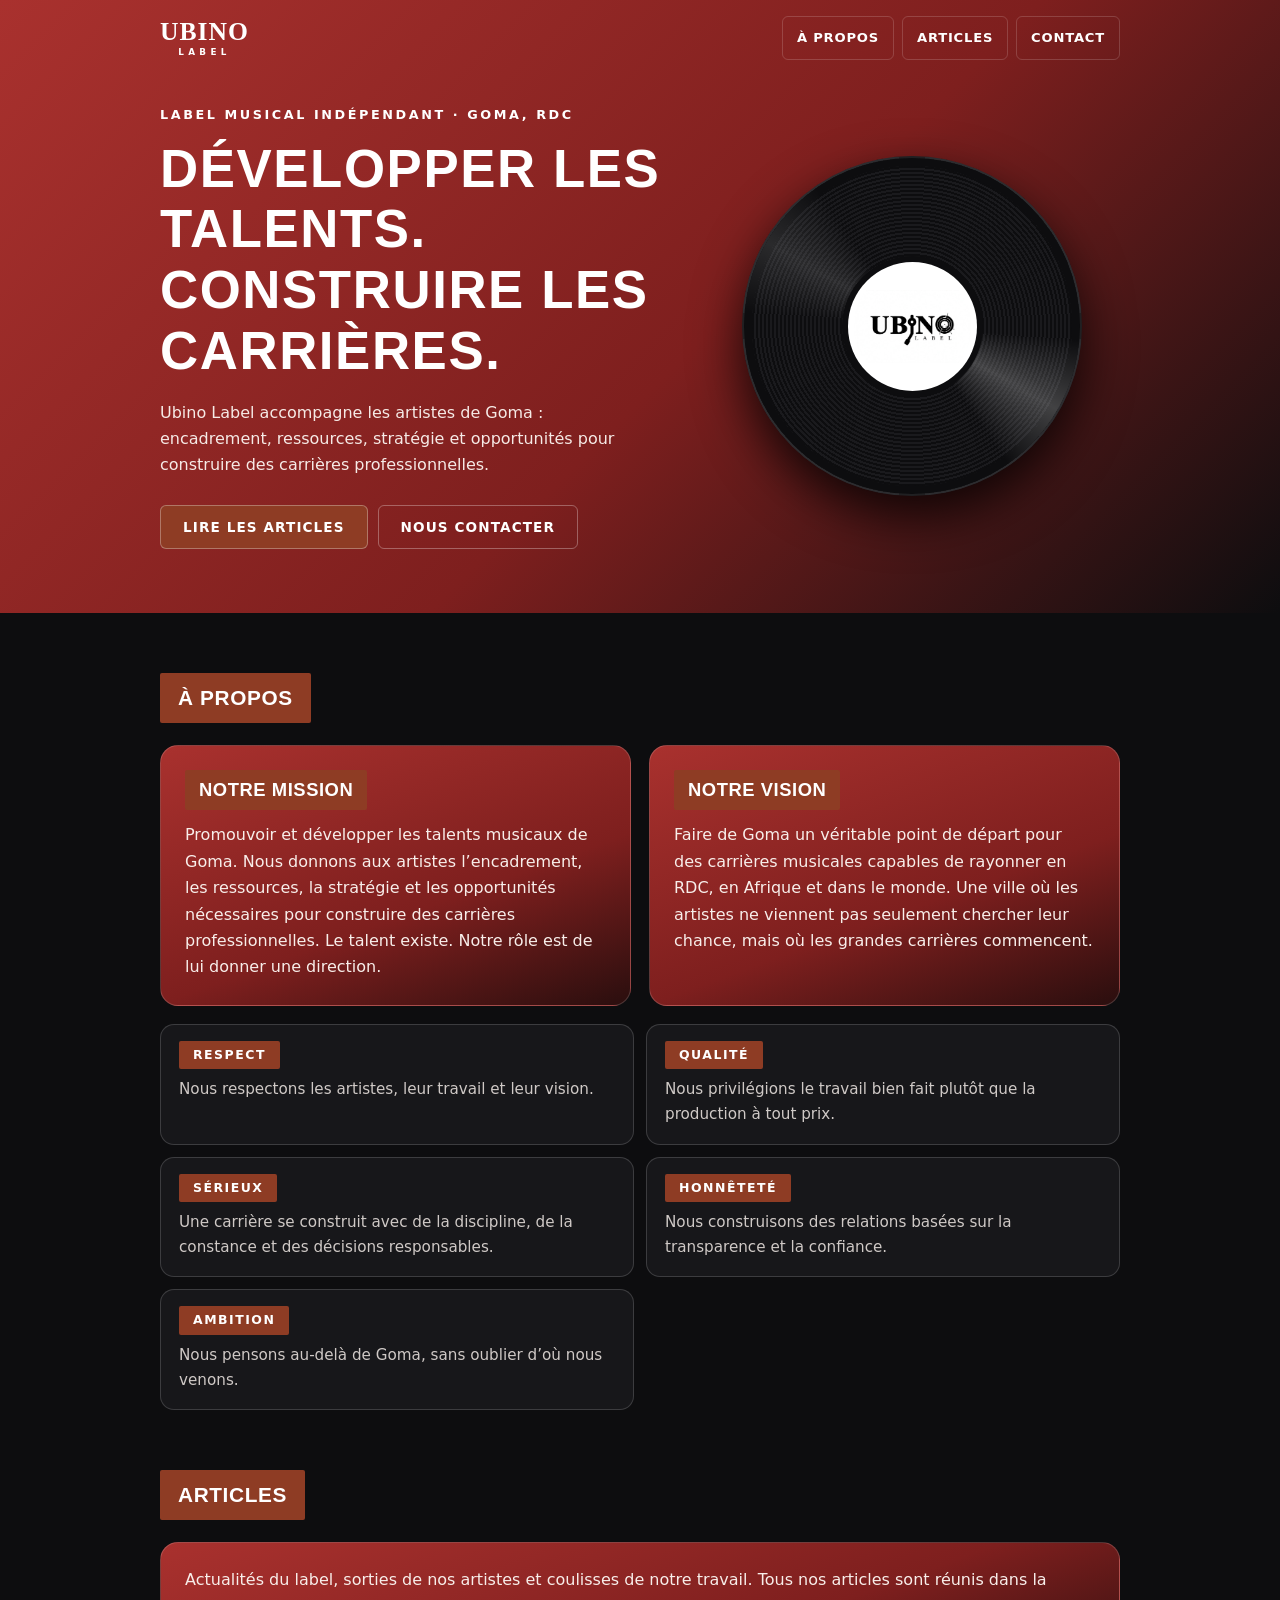
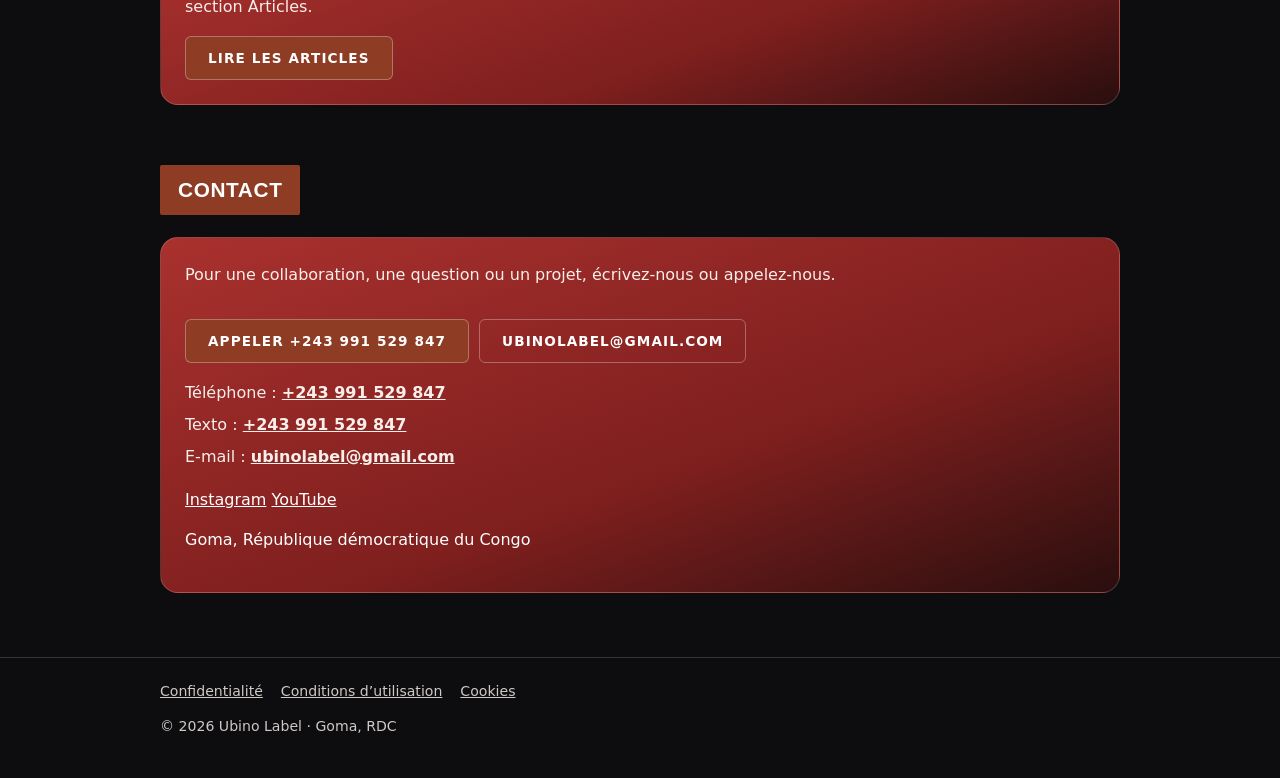
<file: index.html>
<!DOCTYPE html>
<html lang="fr">
<head>
<meta charset="utf-8">
<meta name="viewport" content="width=device-width, initial-scale=1">
<title>Ubino Label, label musical indépendant à Goma</title>
<meta name="description" content="Ubino Label, label musical indépendant à Goma, RDC. Développer les talents. Construire les carrières.">
<link rel="stylesheet" href="style.css">
</head>
<body>
<a class="skip" href="#contenu">Aller au contenu</a>

<div class="hero" id="accueil">
  <div class="wrap">
    <header class="top">
      <a class="logo" href="index.html" aria-label="Ubino Label, accueil">UBINO<small>LABEL</small></a>
      <nav class="nav" aria-label="Navigation principale">
        <a href="#apropos">À propos</a>
        <a href="articles.html">Articles</a>
        <a href="#contact">Contact</a>
      </nav>
    </header>
    <div class="grid">
      <div>
        <p class="kicker">Label musical indépendant · Goma, RDC</p>
        <h1 class="brush">Développer les talents. Construire les carrières.</h1>
        <p class="lead">Ubino Label accompagne les artistes de Goma : encadrement, ressources, stratégie et opportunités pour construire des carrières professionnelles.</p>
        <div class="row">
          <a class="btn" href="articles.html">Lire les articles</a>
          <a class="btn ghost" href="#contact">Nous contacter</a>
        </div>
      </div>
      <div class="disc-wrap">
  <div class="disc" role="img" aria-label="Disque vinyle aux couleurs d’Ubino Label"></div>
  <img src="Ubino-logo.png.JPG" class="disc-logo" alt="Ubino Label">
</div>
    </div>
  </div>
</div>

<main class="wrap" id="contenu">
  <section id="apropos">
    <h2 class="tag brush">À propos</h2>
    <div class="two">
      <div class="card">
        <h3 class="brush">Notre mission</h3>
        <p>Promouvoir et développer les talents musicaux de Goma. Nous donnons aux artistes l’encadrement, les ressources, la stratégie et les opportunités nécessaires pour construire des carrières professionnelles. Le talent existe. Notre rôle est de lui donner une direction.</p>
      </div>
      <div class="card">
        <h3 class="brush">Notre vision</h3>
        <p>Faire de Goma un véritable point de départ pour des carrières musicales capables de rayonner en RDC, en Afrique et dans le monde. Une ville où les artistes ne viennent pas seulement chercher leur chance, mais où les grandes carrières commencent.</p>
      </div>
    </div>
    <div class="values">
      <div class="val"><b>Respect</b><p>Nous respectons les artistes, leur travail et leur vision.</p></div>
      <div class="val"><b>Qualité</b><p>Nous privilégions le travail bien fait plutôt que la production à tout prix.</p></div>
      <div class="val"><b>Sérieux</b><p>Une carrière se construit avec de la discipline, de la constance et des décisions responsables.</p></div>
      <div class="val"><b>Honnêteté</b><p>Nous construisons des relations basées sur la transparence et la confiance.</p></div>
      <div class="val"><b>Ambition</b><p>Nous pensons au-delà de Goma, sans oublier d’où nous venons.</p></div>
    </div>
  </section>

  <section id="articles">
    <h2 class="tag brush">Articles</h2>
    <div class="card">
      <p>Actualités du label, sorties de nos artistes et coulisses de notre travail. Tous nos articles sont réunis dans la section Articles.</p>
      <a class="btn" href="articles.html">Lire les articles</a>
    </div>
  </section>

  <section id="contact" class="contact">
    <h2 class="tag brush">Contact</h2>
    <div class="card">
      <p>Pour une collaboration, une question ou un projet, écrivez-nous ou appelez-nous.</p>
      <div class="row">
        <a class="btn" id="tel" href="#">Appeler</a>
        <a class="btn ghost" id="mail" href="#">E-mail</a>
      </div>
      <p class="links">
        Téléphone : <a id="tel2" href="#"></a><br>
        Texto : <a id="sms" href="#"></a><br>
        E-mail : <a id="mail2" href="#"></a><br>
        <div class="social-big">
  <a href="https://www.instagram.com/ubinolabel?vrfl=dm9zdjI3dWNkd3R5" target="_blank" rel="noopener noreferrer">Instagram</a>
  <a href="https://www.youtube.com/@Ubinolabel" target="_blank" rel="noopener noreferrer">YouTube</a>
</div>
        <span id="info"></span>
      </p>
    </div>
  </section>
</main>

<footer>
  <div class="wrap">
    <nav class="foot" aria-label="Pages légales">
      <a href="confidentialite.html">Confidentialité</a>
      <a href="conditions.html">Conditions d’utilisation</a>
      <a href="cookies.html">Cookies</a>
    </nav>
    <p>© 2026 Ubino Label · Goma, RDC</p>
  </div>
</footer>

<script>
/* ===== À MODIFIER : contacts ===== */
var PHONE_DISPLAY = "+243 991 529 847";
var PHONE_LINK = "+243991529847";
var EMAIL = "ubinolabel@gmail.com";
/* ================================= */
var tel = document.getElementById("tel");
tel.href = "tel:" + PHONE_LINK; tel.textContent = "Appeler " + PHONE_DISPLAY;
var mail = document.getElementById("mail");
mail.href = "mailto:" + EMAIL; mail.textContent = EMAIL;
var tel2 = document.getElementById("tel2"); tel2.href = "tel:" + PHONE_LINK; tel2.textContent = PHONE_DISPLAY;
var sms = document.getElementById("sms"); sms.href = "sms:" + PHONE_LINK; sms.textContent = PHONE_DISPLAY;
var mail2 = document.getElementById("mail2"); mail2.href = "mailto:" + EMAIL; mail2.textContent = EMAIL;
document.getElementById("info").textContent = "Goma, République démocratique du Congo";
</script>
</body>
</html>
</file>
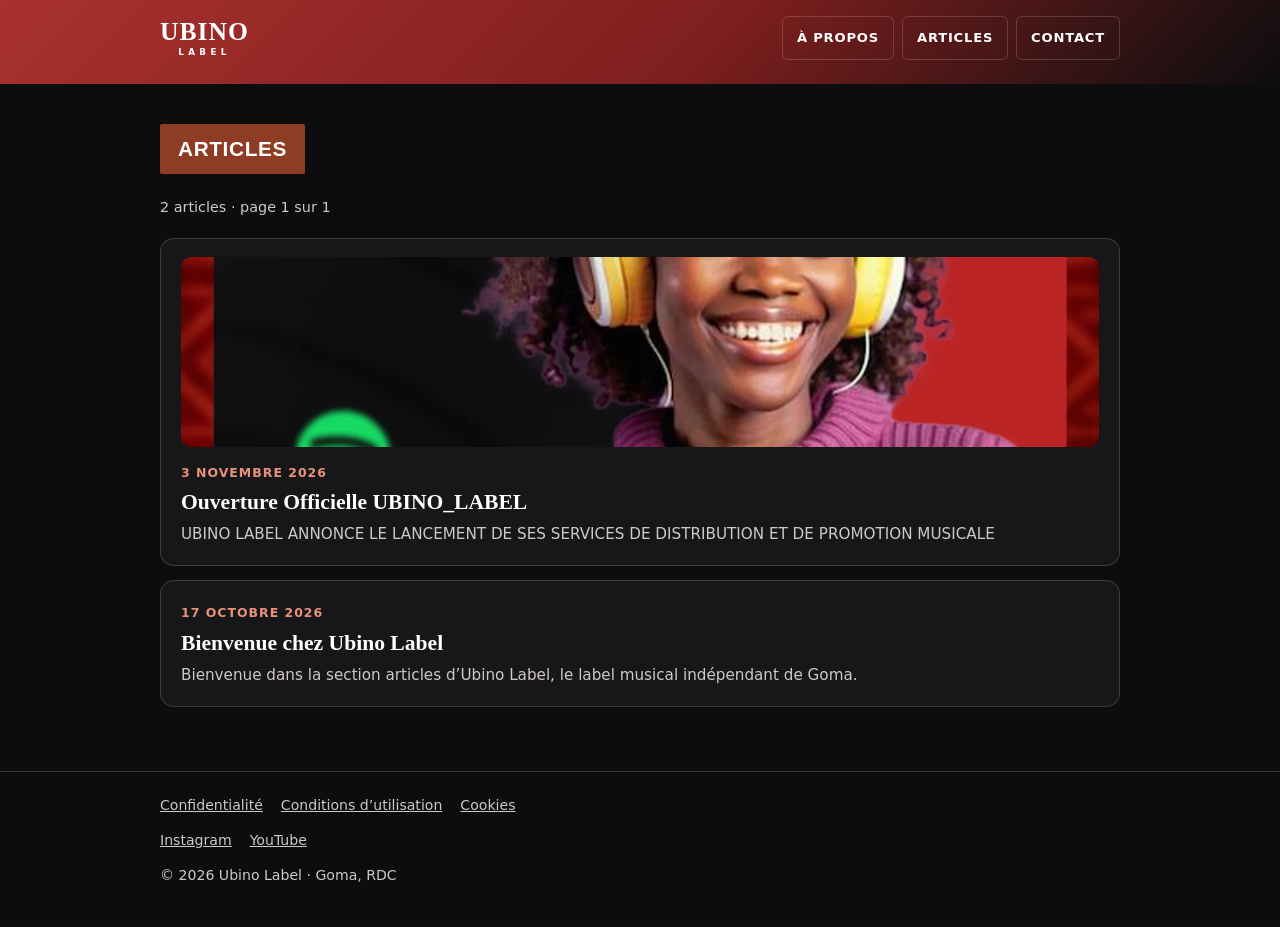
<file: articles.html>
<!DOCTYPE html>
<html lang="fr">
<head>
<meta charset="utf-8">
<meta name="viewport" content="width=device-width, initial-scale=1">
<title>Articles | Ubino Label</title>
<meta name="description" content="Les articles d’Ubino Label : actualités, sorties et coulisses du label musical de Goma.">
<link rel="stylesheet" href="style.css">
</head>
<body>
<a class="skip" href="#contenu">Aller au contenu</a>

<div class="hero compact">
  <div class="wrap">
    <header class="top">
      <a class="logo" href="index.html" aria-label="Ubino Label, accueil">UBINO<small>LABEL</small></a>
      <nav class="nav" aria-label="Navigation principale">
        <a href="index.html#apropos">À propos</a>
        <a href="articles.html" aria-current="page">Articles</a>
        <a href="index.html#contact">Contact</a>
      </nav>
    </header>
  </div>
</div>

<main class="wrap page" id="contenu">
  <h1 class="tag brush">Articles</h1>
  <div id="view" aria-live="polite"></div>
</main>

<footer>
  <div class="wrap">
    <nav class="foot" aria-label="Pages légales">
      <a href="confidentialite.html">Confidentialité</a>
      <a href="conditions.html">Conditions d’utilisation</a>
      <a href="cookies.html">Cookies</a>
    </nav>
    <nav class="foot" aria-label="Réseaux sociaux">
      <a href="https://www.instagram.com/ubinolabel" target="_blank" rel="noopener noreferrer">Instagram</a>
      <a href="https://www.youtube.com/@Ubinolabel" target="_blank" rel="noopener noreferrer">YouTube</a>
    </nav>
    <p>© 2026 Ubino Label · Goma, RDC</p>
  </div>
</footer>

<script>
(function () {
  var PER_PAGE = 6;
  var all = [];
  var view = document.getElementById("view");

  function el(tag, cls, text) {
    var e = document.createElement(tag);
    if (cls) e.className = cls;
    if (text !== undefined) e.textContent = text;
    return e;
  }
  function slugify(s) {
    return s.normalize("NFD").replace(/[\u0300-\u036f]/g, "").toLowerCase().replace(/[^a-z0-9]+/g, "-").replace(/^-+|-+$/g, "");
  }
  function normalize(list) {
    var seen = {};
    return (list || []).map(function (p, idx) { return { p: p, idx: idx }; })
      .filter(function (x) { return x.p && x.p.title && x.p.date; })
      .map(function (x) {
        var date = String(x.p.date).slice(0, 10);
        var base = slugify(date + " " + x.p.title) || "article", s = base, n = 2;
        while (seen[s]) { s = base + "-" + n; n++; }
        seen[s] = 1;
        return { slug: s, date: date, idx: x.idx, title: String(x.p.title), text: String(x.p.text || ""), image: String(x.p.image || ""), alt: String(x.p.image_alt || "") };
      })
      .sort(function (a, b) { return a.date < b.date ? 1 : (a.date > b.date ? -1 : b.idx - a.idx); });
  }
  function fmt(d) {
    var x = new Date(d + "T12:00:00");
    return isNaN(x) ? d : x.toLocaleDateString("fr-FR", { day: "numeric", month: "long", year: "numeric" });
  }
  function altOf(p) { return p.alt || ("Illustration de l’article : " + p.title); }
  function excerpt(t) {
    var p = t.split("\n\n")[0];
    return p.length > 150 ? p.slice(0, 150).replace(/\s+\S*$/, "") + "…" : p;
  }
  function link(href, label, current) {
    var a = el("a", "", label);
    a.href = href;
    if (current) a.setAttribute("aria-current", "page");
    return a;
  }

  function showList(page) {
    var pages = Math.max(1, Math.ceil(all.length / PER_PAGE));
    page = Math.min(Math.max(page, 1), pages);
    document.title = "Articles" + (page > 1 ? ", page " + page : "") + " | Ubino Label";
    if (!all.length) { view.appendChild(el("p", "count", "Aucun article pour le moment.")); return; }
    view.appendChild(el("p", "count", all.length + (all.length > 1 ? " articles" : " article") + " · page " + page + " sur " + pages));
    var list = el("div", "list");
    all.slice((page - 1) * PER_PAGE, page * PER_PAGE).forEach(function (p) {
      var a = el("a", "item");
      a.href = "#a/" + encodeURIComponent(p.slug);
      if (p.image) { var th = el("img", "thumb"); th.src = p.image; th.alt = altOf(p); th.loading = "lazy"; th.decoding = "async"; a.appendChild(th); }
      a.append(el("time", "", fmt(p.date)), el("h2", "", p.title), el("p", "", excerpt(p.text)));
      list.appendChild(a);
    });
    view.appendChild(list);
    if (pages < 2) return;
    var pager = el("nav", "pager");
    pager.setAttribute("aria-label", "Pages d’articles");
    pager.appendChild(page > 1 ? link("#page-" + (page - 1), "Précédent") : el("span", "off", "Précédent"));
    var last = 0;
    for (var n = 1; n <= pages; n++) {
      if (n === 1 || n === pages || Math.abs(n - page) <= 1) {
        if (last && n - last > 1) pager.appendChild(el("span", "gap", "…"));
        pager.appendChild(link("#page-" + n, String(n), n === page));
        last = n;
      }
    }
    pager.appendChild(page < pages ? link("#page-" + (page + 1), "Suivant") : el("span", "off", "Suivant"));
    view.appendChild(pager);
  }

  function showArticle(slug) {
    var i = all.findIndex(function (p) { return p.slug === slug; });
    if (i < 0) {
      view.append(link("#page-1", "Tous les articles"), el("p", "count", "Cet article est introuvable."));
      return;
    }
    var p = all[i];
    document.title = p.title + " | Ubino Label";
    var back = link("#page-" + (Math.floor(i / PER_PAGE) + 1), "Retour aux articles");
    back.className = "back";
    var box = el("article", "reader");
    var body = el("div", "body");
    p.text.split("\n\n").forEach(function (par) { body.appendChild(el("p", "", par)); });
    box.append(el("time", "", fmt(p.date)), el("h2", "", p.title));
    if (p.image) { var pic = el("img", "pic"); pic.src = p.image; pic.alt = altOf(p); pic.decoding = "async"; box.appendChild(pic); }
    box.appendChild(body);
    var step = el("div", "step");
    if (all[i + 1]) step.appendChild(link("#a/" + encodeURIComponent(all[i + 1].slug), "Article plus ancien"));
    if (all[i - 1]) step.appendChild(link("#a/" + encodeURIComponent(all[i - 1].slug), "Article plus récent"));
    view.append(back, box, step);
  }

  function route() {
    var h = location.hash.replace("#", "");
    view.textContent = "";
    if (h.indexOf("a/") === 0) showArticle(decodeURIComponent(h.slice(2)));
    else showList(parseInt(h.replace("page-", ""), 10) || 1);
    window.scrollTo(0, 0);
  }

  fetch("articles.json", { cache: "no-cache" }).then(function (r) { return r.json(); })
    .then(function (d) {
      all = normalize(d.articles);
      window.addEventListener("hashchange", route);
      route();
    })
    .catch(function () {
      view.appendChild(el("p", "count", "Les articles ne peuvent pas être chargés pour le moment. Merci de réessayer plus tard."));
    });
})();
</script>
</body>
</html>
</file>
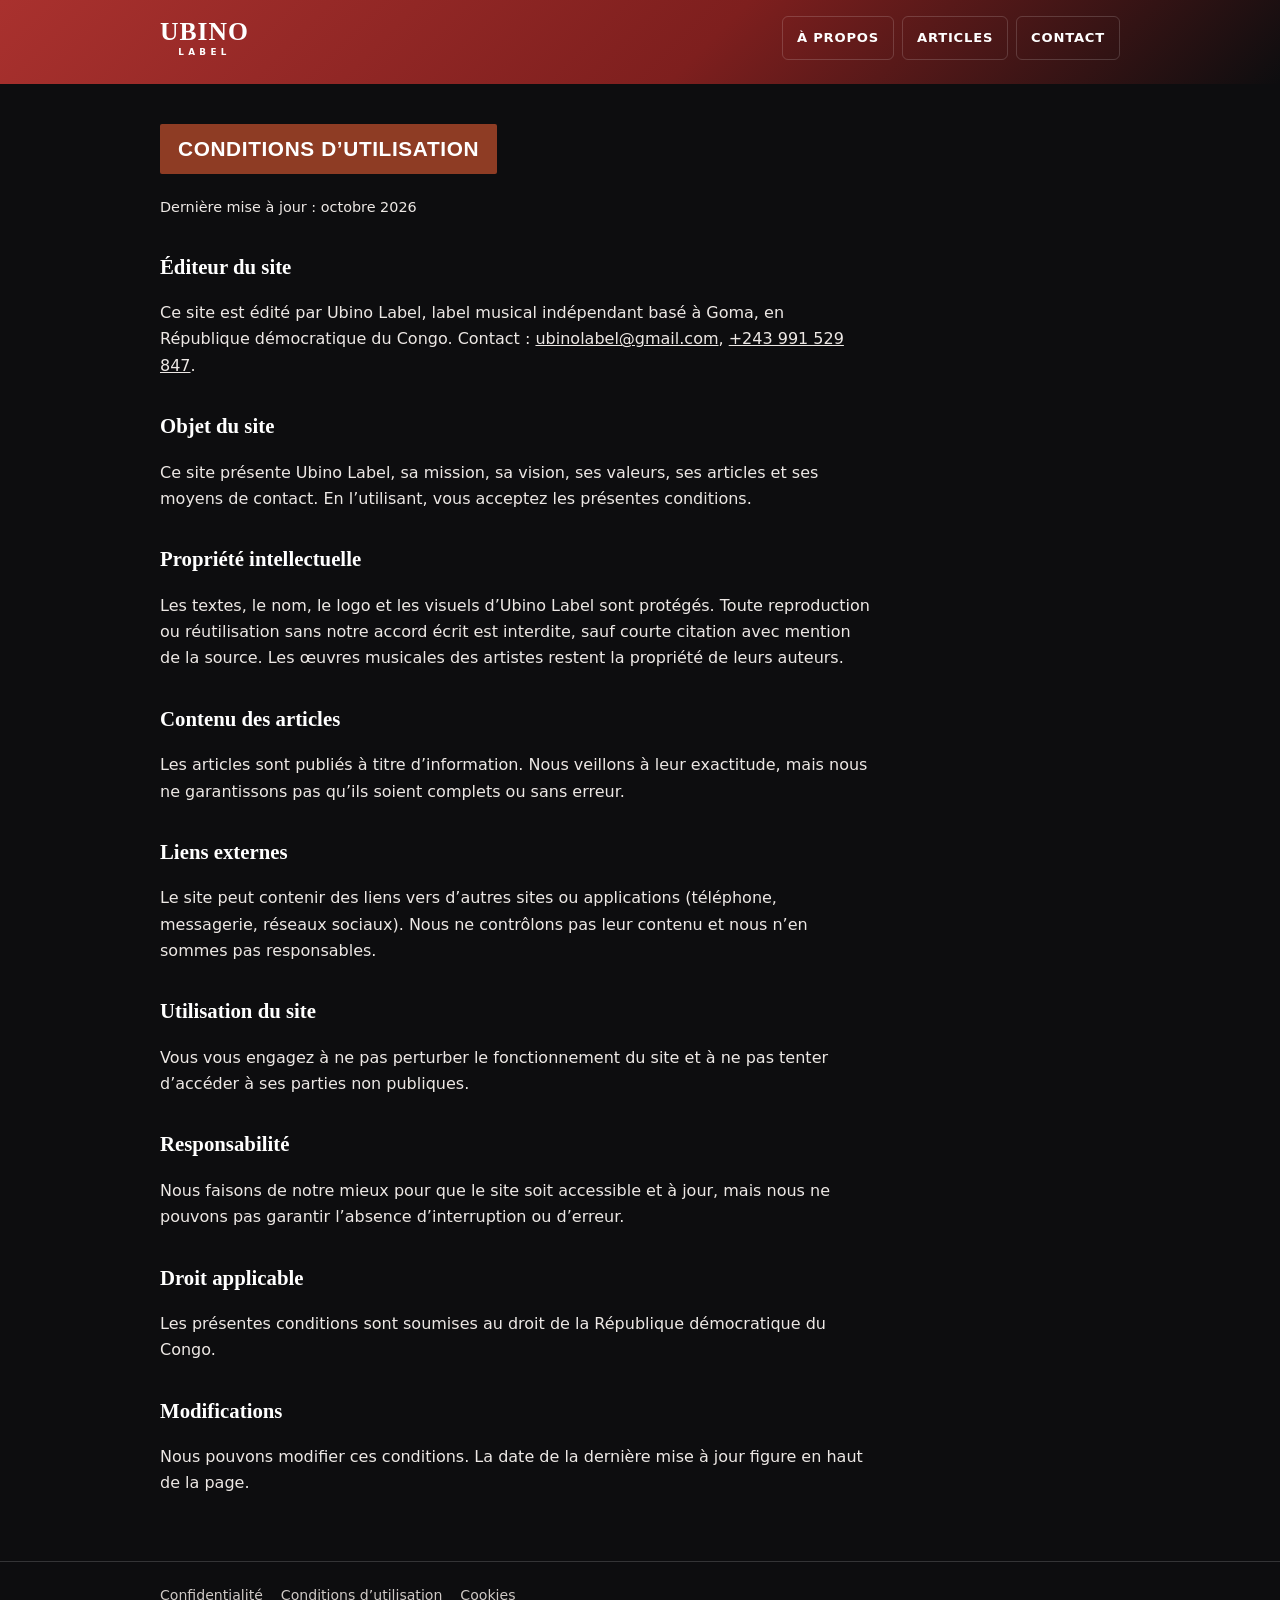
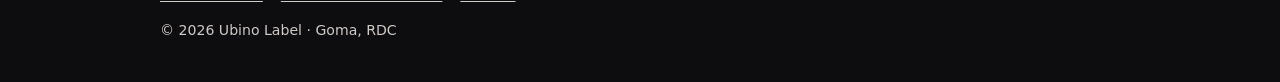
<file: conditions.html>
<!DOCTYPE html>
<html lang="fr">
<head>
<meta charset="utf-8">
<meta name="viewport" content="width=device-width, initial-scale=1">
<title>Conditions d’utilisation | Ubino Label</title>
<meta name="description" content="Les conditions d’utilisation du site d’Ubino Label.">
<link rel="stylesheet" href="style.css">
</head>
<body>
<a class="skip" href="#contenu">Aller au contenu</a>
<div class="hero compact">
  <div class="wrap">
    <header class="top">
      <a class="logo" href="index.html" aria-label="Ubino Label, accueil">UBINO<small>LABEL</small></a>
      <nav class="nav" aria-label="Navigation principale">
        <a href="index.html#apropos">À propos</a>
        <a href="articles.html">Articles</a>
        <a href="index.html#contact">Contact</a>
      </nav>
    </header>
  </div>
</div>
<main class="wrap page legal" id="contenu">
<h1 class="tag brush">Conditions d’utilisation</h1>
<p class="count">Dernière mise à jour : octobre 2026</p>

<h2>Éditeur du site</h2>
<p>Ce site est édité par Ubino Label, label musical indépendant basé à Goma, en République démocratique du Congo. Contact : <a href="mailto:ubinolabel@gmail.com">ubinolabel@gmail.com</a>, <a href="tel:+243991529847">+243 991 529 847</a>.</p>

<h2>Objet du site</h2>
<p>Ce site présente Ubino Label, sa mission, sa vision, ses valeurs, ses articles et ses moyens de contact. En l’utilisant, vous acceptez les présentes conditions.</p>

<h2>Propriété intellectuelle</h2>
<p>Les textes, le nom, le logo et les visuels d’Ubino Label sont protégés. Toute reproduction ou réutilisation sans notre accord écrit est interdite, sauf courte citation avec mention de la source. Les œuvres musicales des artistes restent la propriété de leurs auteurs.</p>

<h2>Contenu des articles</h2>
<p>Les articles sont publiés à titre d’information. Nous veillons à leur exactitude, mais nous ne garantissons pas qu’ils soient complets ou sans erreur.</p>

<h2>Liens externes</h2>
<p>Le site peut contenir des liens vers d’autres sites ou applications (téléphone, messagerie, réseaux sociaux). Nous ne contrôlons pas leur contenu et nous n’en sommes pas responsables.</p>

<h2>Utilisation du site</h2>
<p>Vous vous engagez à ne pas perturber le fonctionnement du site et à ne pas tenter d’accéder à ses parties non publiques.</p>

<h2>Responsabilité</h2>
<p>Nous faisons de notre mieux pour que le site soit accessible et à jour, mais nous ne pouvons pas garantir l’absence d’interruption ou d’erreur.</p>

<h2>Droit applicable</h2>
<p>Les présentes conditions sont soumises au droit de la République démocratique du Congo.</p>

<h2>Modifications</h2>
<p>Nous pouvons modifier ces conditions. La date de la dernière mise à jour figure en haut de la page.</p>
</main>
<footer>
  <div class="wrap">
    <nav class="foot" aria-label="Pages légales">
      <a href="confidentialite.html">Confidentialité</a>
      <a href="conditions.html">Conditions d’utilisation</a>
      <a href="cookies.html">Cookies</a>
    </nav>
    <p>© 2026 Ubino Label · Goma, RDC</p>
  </div>
</footer>
</body>
</html>
</file>
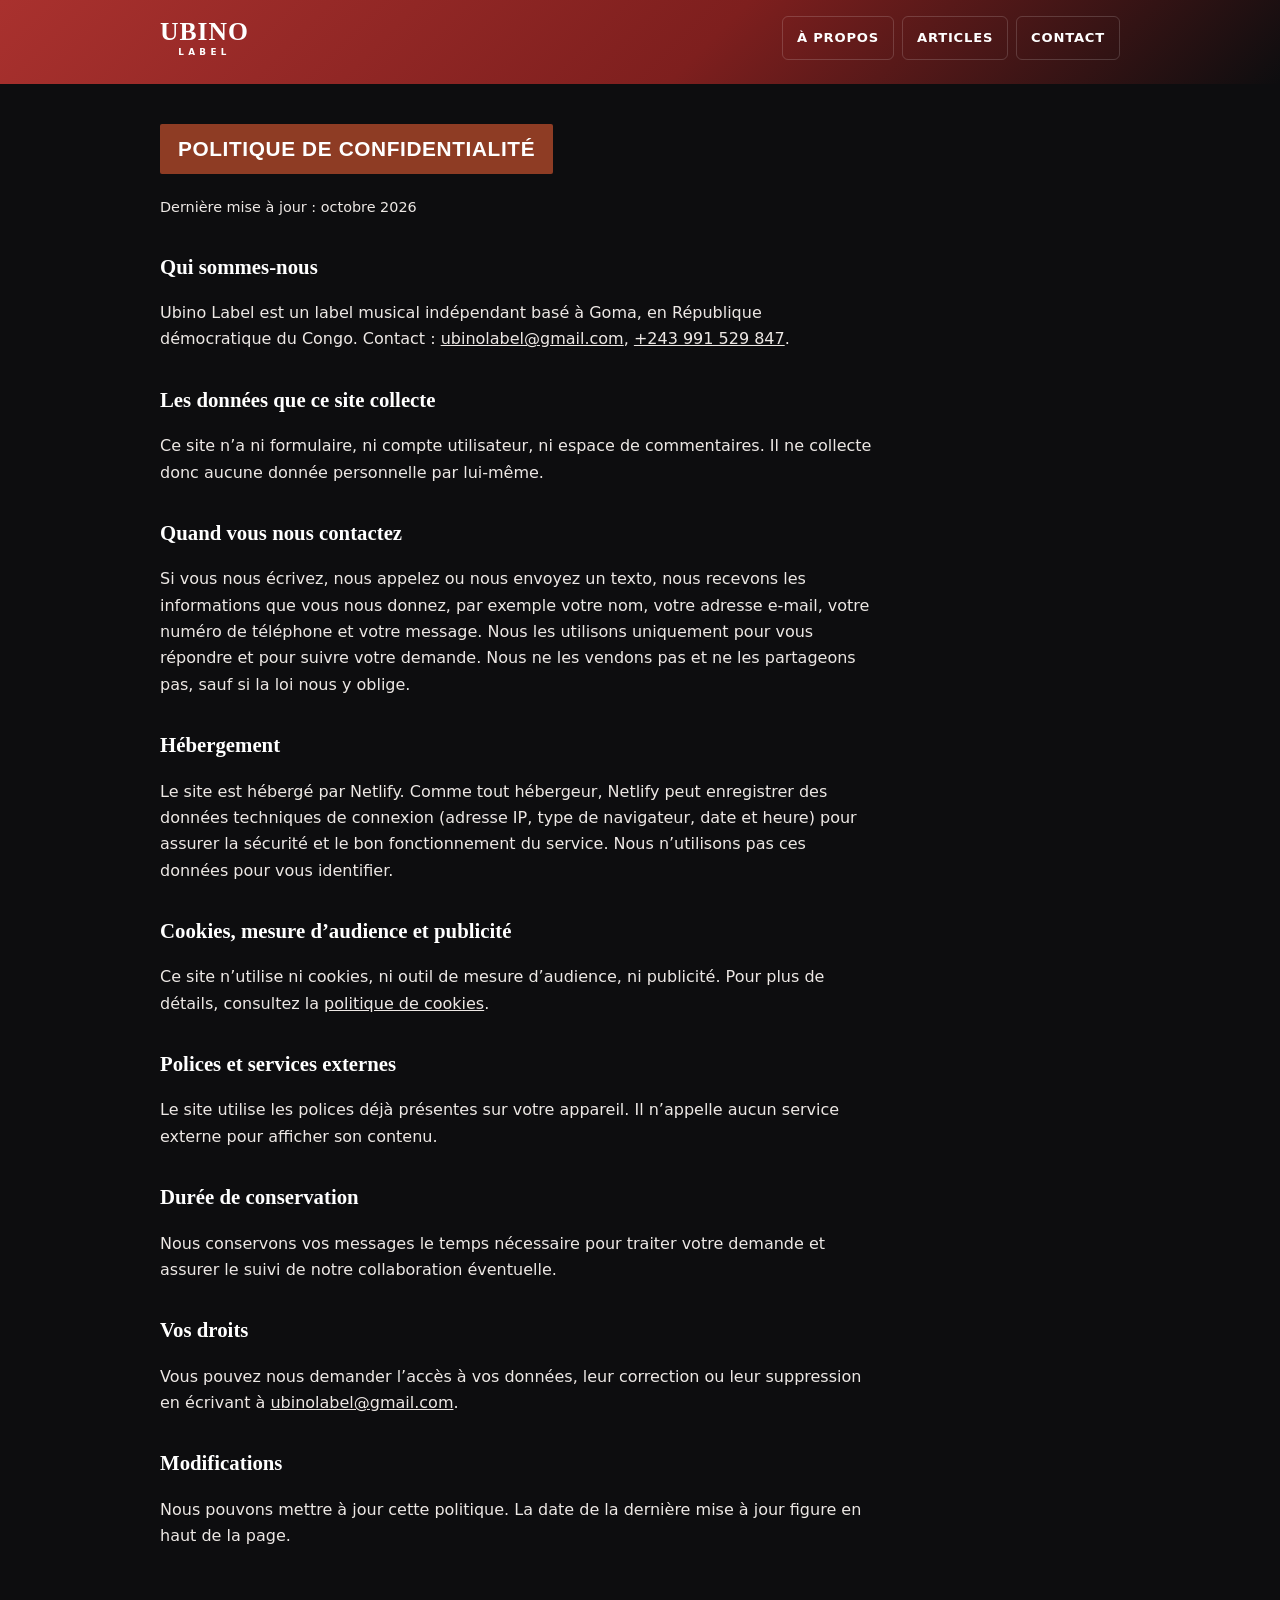
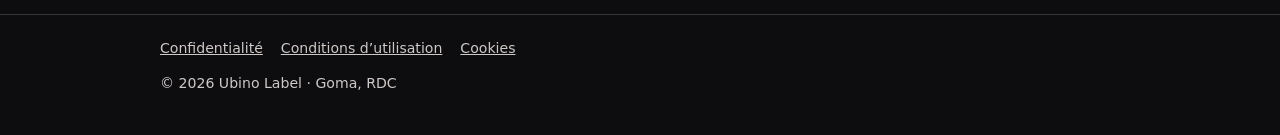
<file: confidentialite.html>
<!DOCTYPE html>
<html lang="fr">
<head>
<meta charset="utf-8">
<meta name="viewport" content="width=device-width, initial-scale=1">
<title>Politique de confidentialité | Ubino Label</title>
<meta name="description" content="Comment Ubino Label traite les données personnelles sur ce site.">
<link rel="stylesheet" href="style.css">
</head>
<body>
<a class="skip" href="#contenu">Aller au contenu</a>
<div class="hero compact">
  <div class="wrap">
    <header class="top">
      <a class="logo" href="index.html" aria-label="Ubino Label, accueil">UBINO<small>LABEL</small></a>
      <nav class="nav" aria-label="Navigation principale">
        <a href="index.html#apropos">À propos</a>
        <a href="articles.html">Articles</a>
        <a href="index.html#contact">Contact</a>
      </nav>
    </header>
  </div>
</div>
<main class="wrap page legal" id="contenu">
<h1 class="tag brush">Politique de confidentialité</h1>
<p class="count">Dernière mise à jour : octobre 2026</p>

<h2>Qui sommes-nous</h2>
<p>Ubino Label est un label musical indépendant basé à Goma, en République démocratique du Congo. Contact : <a href="mailto:ubinolabel@gmail.com">ubinolabel@gmail.com</a>, <a href="tel:+243991529847">+243 991 529 847</a>.</p>

<h2>Les données que ce site collecte</h2>
<p>Ce site n’a ni formulaire, ni compte utilisateur, ni espace de commentaires. Il ne collecte donc aucune donnée personnelle par lui-même.</p>

<h2>Quand vous nous contactez</h2>
<p>Si vous nous écrivez, nous appelez ou nous envoyez un texto, nous recevons les informations que vous nous donnez, par exemple votre nom, votre adresse e-mail, votre numéro de téléphone et votre message. Nous les utilisons uniquement pour vous répondre et pour suivre votre demande. Nous ne les vendons pas et ne les partageons pas, sauf si la loi nous y oblige.</p>

<h2>Hébergement</h2>
<p>Le site est hébergé par Netlify. Comme tout hébergeur, Netlify peut enregistrer des données techniques de connexion (adresse IP, type de navigateur, date et heure) pour assurer la sécurité et le bon fonctionnement du service. Nous n’utilisons pas ces données pour vous identifier.</p>

<h2>Cookies, mesure d’audience et publicité</h2>
<p>Ce site n’utilise ni cookies, ni outil de mesure d’audience, ni publicité. Pour plus de détails, consultez la <a href="cookies.html">politique de cookies</a>.</p>

<h2>Polices et services externes</h2>
<p>Le site utilise les polices déjà présentes sur votre appareil. Il n’appelle aucun service externe pour afficher son contenu.</p>

<h2>Durée de conservation</h2>
<p>Nous conservons vos messages le temps nécessaire pour traiter votre demande et assurer le suivi de notre collaboration éventuelle.</p>

<h2>Vos droits</h2>
<p>Vous pouvez nous demander l’accès à vos données, leur correction ou leur suppression en écrivant à <a href="mailto:ubinolabel@gmail.com">ubinolabel@gmail.com</a>.</p>

<h2>Modifications</h2>
<p>Nous pouvons mettre à jour cette politique. La date de la dernière mise à jour figure en haut de la page.</p>
</main>
<footer>
  <div class="wrap">
    <nav class="foot" aria-label="Pages légales">
      <a href="confidentialite.html">Confidentialité</a>
      <a href="conditions.html">Conditions d’utilisation</a>
      <a href="cookies.html">Cookies</a>
    </nav>
    <p>© 2026 Ubino Label · Goma, RDC</p>
  </div>
</footer>
</body>
</html>
</file>
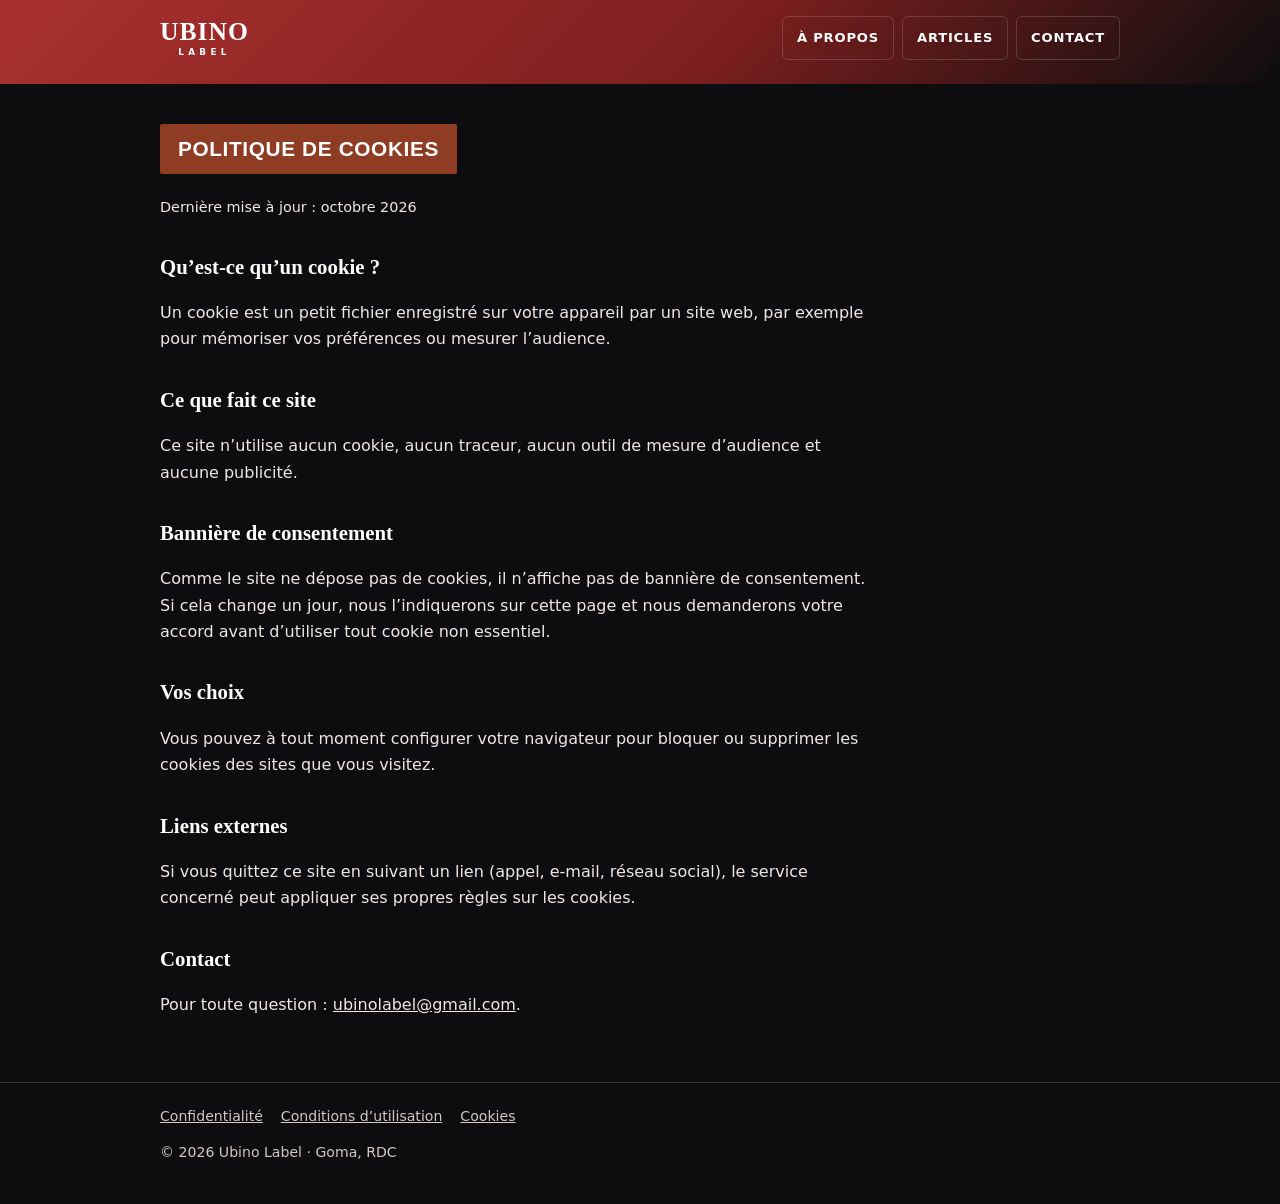
<file: cookies.html>
<!DOCTYPE html>
<html lang="fr">
<head>
<meta charset="utf-8">
<meta name="viewport" content="width=device-width, initial-scale=1">
<title>Politique de cookies | Ubino Label</title>
<meta name="description" content="Ce site n’utilise aucun cookie.">
<link rel="stylesheet" href="style.css">
</head>
<body>
<a class="skip" href="#contenu">Aller au contenu</a>
<div class="hero compact">
  <div class="wrap">
    <header class="top">
      <a class="logo" href="index.html" aria-label="Ubino Label, accueil">UBINO<small>LABEL</small></a>
      <nav class="nav" aria-label="Navigation principale">
        <a href="index.html#apropos">À propos</a>
        <a href="articles.html">Articles</a>
        <a href="index.html#contact">Contact</a>
      </nav>
    </header>
  </div>
</div>
<main class="wrap page legal" id="contenu">
<h1 class="tag brush">Politique de cookies</h1>
<p class="count">Dernière mise à jour : octobre 2026</p>

<h2>Qu’est-ce qu’un cookie ?</h2>
<p>Un cookie est un petit fichier enregistré sur votre appareil par un site web, par exemple pour mémoriser vos préférences ou mesurer l’audience.</p>

<h2>Ce que fait ce site</h2>
<p>Ce site n’utilise aucun cookie, aucun traceur, aucun outil de mesure d’audience et aucune publicité.</p>

<h2>Bannière de consentement</h2>
<p>Comme le site ne dépose pas de cookies, il n’affiche pas de bannière de consentement. Si cela change un jour, nous l’indiquerons sur cette page et nous demanderons votre accord avant d’utiliser tout cookie non essentiel.</p>

<h2>Vos choix</h2>
<p>Vous pouvez à tout moment configurer votre navigateur pour bloquer ou supprimer les cookies des sites que vous visitez.</p>

<h2>Liens externes</h2>
<p>Si vous quittez ce site en suivant un lien (appel, e-mail, réseau social), le service concerné peut appliquer ses propres règles sur les cookies.</p>

<h2>Contact</h2>
<p>Pour toute question : <a href="mailto:ubinolabel@gmail.com">ubinolabel@gmail.com</a>.</p>
</main>
<footer>
  <div class="wrap">
    <nav class="foot" aria-label="Pages légales">
      <a href="confidentialite.html">Confidentialité</a>
      <a href="conditions.html">Conditions d’utilisation</a>
      <a href="cookies.html">Cookies</a>
    </nav>
    <p>© 2026 Ubino Label · Goma, RDC</p>
  </div>
</footer>
</body>
</html>
</file>
<file: style.css>
:root{
  --black:#0D0D0F; --panel:#17171A; --red:#A9312E; --red2:#7E1F1E; --rust:#B25235; --rust2:#8E3C24; --rusttext:#E8927A;
  --ink:#FFFFFF; --muted:#CFC9C6; --line:rgba(255,255,255,.16);
  --head:"Marker Felt","Segoe Print","Chalkboard SE","Arial Black",Impact,sans-serif;
  --serif:Georgia,"Times New Roman",serif;
  color-scheme:dark;
}
*,*::before,*::after{box-sizing:border-box}
html{scroll-behavior:smooth;background:var(--black)}
body{margin:0;background:var(--black);color:var(--ink);font-family:system-ui,-apple-system,"Segoe UI",Roboto,"Helvetica Neue",Arial,sans-serif;line-height:1.65;-webkit-text-size-adjust:100%}
a{color:inherit}
a:focus-visible,button:focus-visible{outline:3px solid #fff;outline-offset:3px}
.skip{position:absolute;left:-9999px;top:8px;background:#fff;color:#000;padding:10px 14px;border-radius:6px;font-weight:700;z-index:20}
.skip:focus{left:12px}
.wrap{max-width:1000px;margin:0 auto;padding:0 20px}
.brush{font-family:var(--head);font-weight:800;text-transform:uppercase;letter-spacing:.03em}

.top{display:flex;flex-wrap:wrap;align-items:center;gap:10px 20px;padding:16px 0}
.logo{font-family:var(--serif);font-weight:700;font-size:1.6rem;letter-spacing:.04em;text-decoration:none;line-height:1}
.logo small{display:block;font:700 .55rem system-ui,sans-serif;letter-spacing:.5em;text-align:center;margin-top:3px}
.nav{display:flex;gap:8px;margin-left:auto;overflow-x:auto}
.nav a{white-space:nowrap;text-decoration:none;font-size:.82rem;font-weight:700;letter-spacing:.06em;text-transform:uppercase;padding:10px 14px;border-radius:6px;border:1px solid var(--line)}

.hero{background:linear-gradient(135deg,var(--red) 0%,var(--red2) 55%,var(--black) 100%)}
.hero.compact{padding-bottom:8px}
.hero .grid{display:grid;gap:36px;align-items:center;padding:28px 0 64px}
@media (min-width:820px){.hero .grid{grid-template-columns:1.1fr .9fr}}
.kicker{font-size:.8rem;font-weight:700;letter-spacing:.2em;text-transform:uppercase;margin:0 0 14px}
.hero h1{font-size:clamp(1.9rem,7vw,3.3rem);line-height:1.15;margin:0 0 18px}
.hero p.lead{max-width:46ch;color:#F6EAE6;margin:0 0 26px}
.row{display:flex;flex-wrap:wrap;gap:10px}
.btn{display:inline-block;text-decoration:none;font:700 .85rem system-ui,sans-serif;letter-spacing:.08em;text-transform:uppercase;padding:13px 22px;border-radius:6px;background:var(--rust2);color:#fff;border:1px solid rgba(255,255,255,.3)}
.btn:hover{background:var(--rust)}
.btn.ghost{background:transparent}
.disc-wrap{
  position: relative;
  width: min(76vw,340px);
  aspect-ratio: 1;
  margin: 0 auto;
  display: grid;
  place-items: center;
  animation: spin 6s linear infinite;
}

.disc{
  position: relative;
  width: 100%;
  height: 100%;
  border-radius: 50%;
  margin: 0;
  background: #0d0d0f; /* LE NOIR DE RETOUR */
  background-image: repeating-radial-gradient(circle at center, #1a1a1d 0 2px, #0d0d0f 2px 4px);
  box-shadow: 0 20px 50px rgba(0,0,0,.8), inset 0 0 0 8px #0d0d0f;
  border: 2px solid rgba(255,255,255,0.08);
}

.disc::before{
  content:"";
  position:absolute;
  inset:0;
  border-radius:50%;
  background:conic-gradient(from 30deg,transparent 0 18%,rgba(255,255,255,.22) 25%,transparent 32% 68%,rgba(255,255,255,.12) 75%,transparent 82%);
}

.disc-logo{
  position: absolute;
  width: 38%;
  height: 38%;
  border-radius: 50%;
  background: #fff;
  padding: 6px;
  object-fit: contain;
  z-index: 3;
  box-shadow: 0 0 0 6px #0d0d0f;
}

@keyframes spin{to{transform:rotate(360deg)}}

section{padding:60px 0 0}
.tag{display:inline-block;background:var(--rust2);padding:8px 18px;font-size:1.3rem;margin:0 0 22px;border-radius:2px}
.two{display:grid;gap:18px}
@media (min-width:820px){.two{grid-template-columns:1fr 1fr}}
.card{background:linear-gradient(160deg,var(--red) 0%,var(--red2) 60%,#2a0e0e 100%);border-radius:18px;padding:24px;border:1px solid var(--line)}
.card h3{margin:0 0 12px;font-size:1.15rem;display:inline-block;background:var(--rust2);padding:5px 14px;border-radius:2px}
.card p{margin:0;color:#F8EEEA}
.card .btn{margin-top:16px}
.values{display:grid;gap:12px;margin-top:18px}
@media (min-width:700px){.values{grid-template-columns:1fr 1fr}}
.val{background:var(--panel);border:1px solid var(--line);border-radius:14px;padding:16px 18px}
.val b{display:inline-block;background:var(--rust2);padding:4px 14px;font-size:.78rem;letter-spacing:.12em;text-transform:uppercase;margin-bottom:8px;border-radius:2px}
.val p{margin:0;color:var(--muted);font-size:.95rem}

.contact .card{display:grid;gap:14px}
.contact p{margin:0}
.links{line-height:2}
.links a{font-weight:700;text-decoration:underline}
footer{margin-top:64px;border-top:1px solid var(--line);padding:22px 0 40px;color:var(--muted);font-size:.88rem}
footer p{margin:0}
.foot{display:flex;flex-wrap:wrap;gap:6px 18px;margin:0 0 12px}
.foot a{text-decoration:underline}

/* Articles */
.page{padding-top:40px;min-height:60vh}
.count{color:var(--muted);margin:0 0 18px;font-size:.9rem}
.list{display:grid;gap:14px}
.item{display:block;text-decoration:none;background:var(--panel);border:1px solid var(--line);border-radius:14px;padding:18px 20px}
.item:hover{border-color:var(--rust)}
.item time,.reader time{font-size:.78rem;color:var(--rusttext);font-weight:700;letter-spacing:.08em;text-transform:uppercase}
.item .thumb{display:block;width:100%;height:190px;object-fit:cover;border-radius:10px;margin:0 0 12px;background:#222}
.reader .pic{display:block;width:100%;height:auto;border-radius:12px;margin:0 0 18px}
.item h2{margin:4px 0 6px;font-family:var(--serif);font-size:1.35rem;line-height:1.25}
.item p{margin:0;color:var(--muted);font-size:.95rem}
.pager{display:flex;flex-wrap:wrap;gap:8px;margin:26px 0 0;align-items:center}
.pager a,.pager span{min-width:44px;text-align:center;padding:11px 14px;border-radius:6px;border:1px solid var(--line);text-decoration:none;font-weight:700;font-size:.88rem}
.pager a[aria-current="page"]{background:var(--rust2);border-color:var(--rust)}
.pager .off{opacity:.45}
.pager .gap{border-color:transparent;min-width:0;padding:11px 4px}
.back{display:inline-block;margin:0 0 16px;font-weight:700;text-decoration:underline}
.reader{background:var(--panel);border:1px solid var(--line);border-radius:18px;padding:24px}
.reader h2{margin:6px 0 16px;font-family:var(--serif);font-size:clamp(1.6rem,5vw,2.2rem);line-height:1.2}
.reader .body p{margin:0 0 14px;color:#EDE8E5;line-height:1.75;white-space:pre-line}
.step{display:flex;flex-wrap:wrap;gap:10px;justify-content:space-between;margin-top:22px}
.step a{font-weight:700;text-decoration:underline}

/* Pages légales */
.legal h2{font-family:var(--serif);font-size:1.3rem;margin:30px 0 8px}
.legal p,.legal li{color:#EDE8E5;max-width:70ch}
.legal ul{padding-left:20px}
</file>
